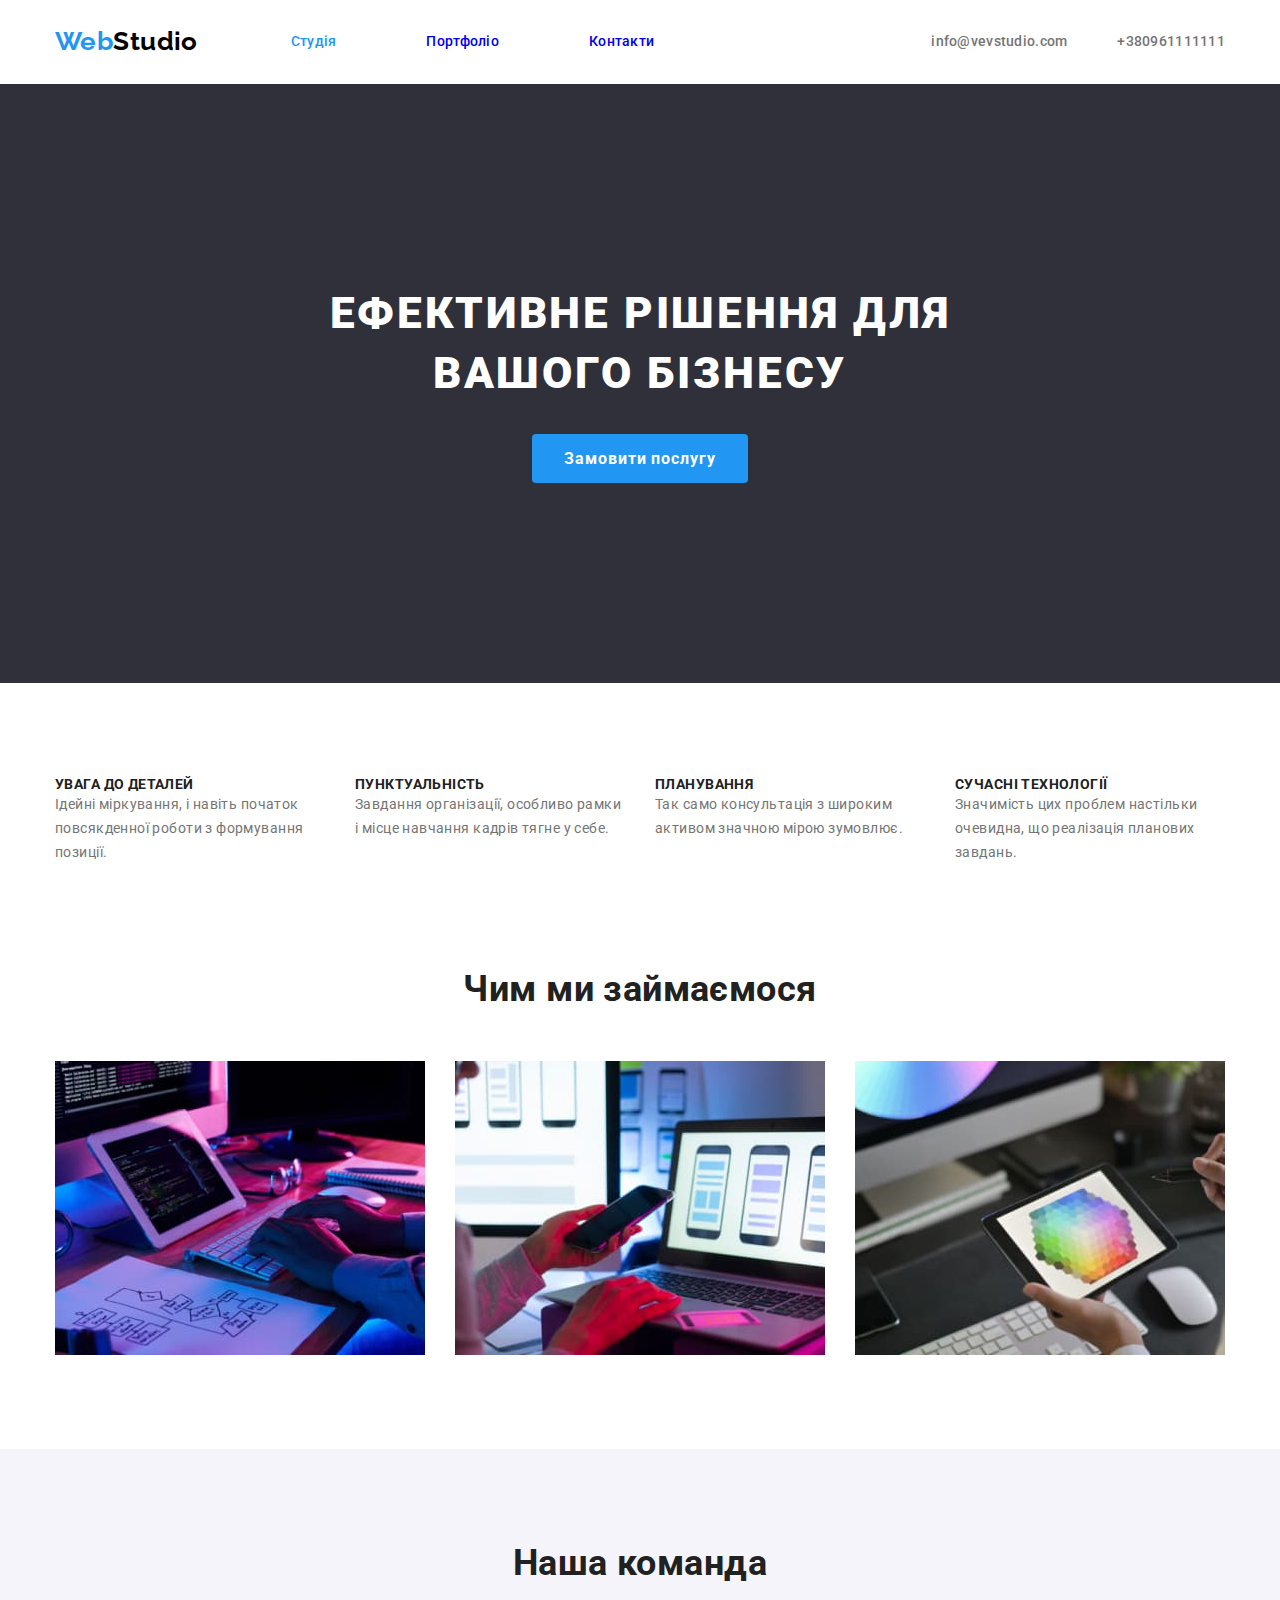
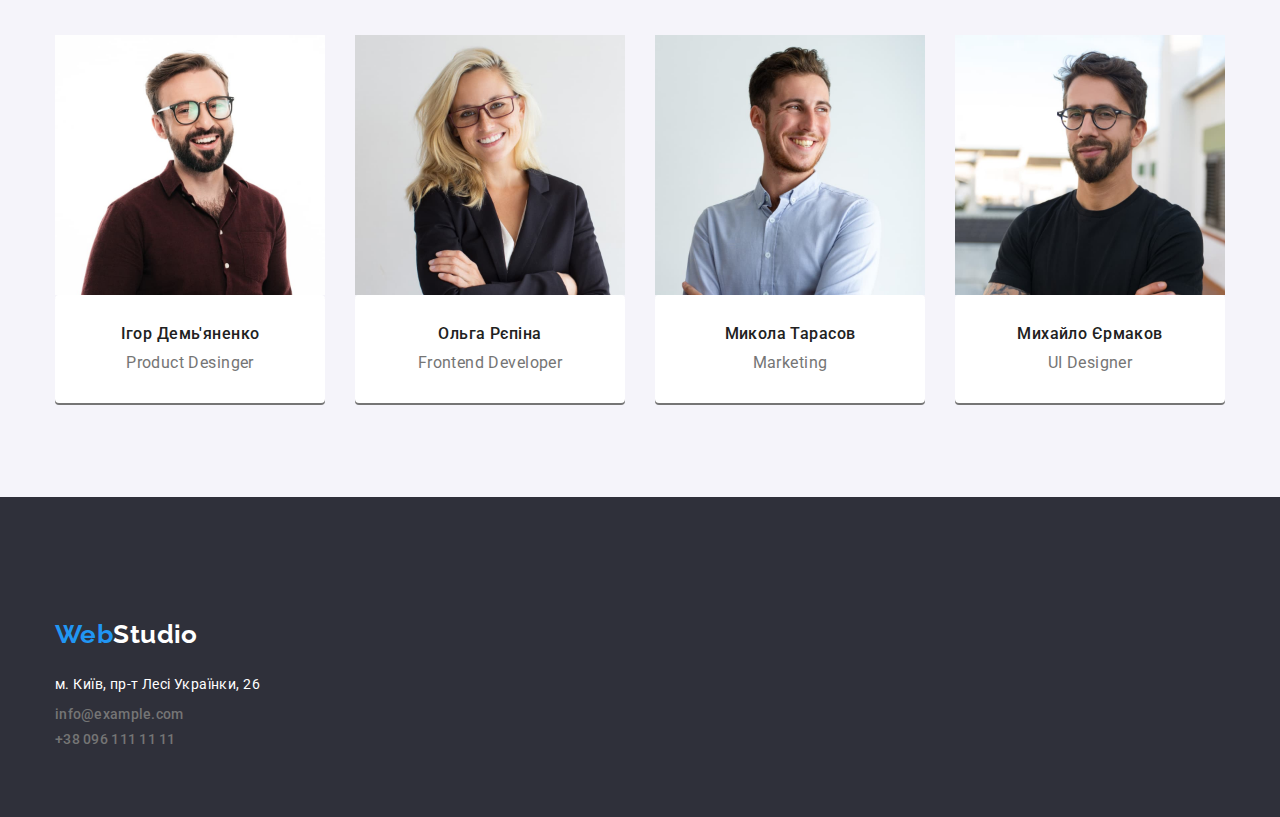
<file: index.html>
<!DOCTYPE html>
<html lang="uk">
  <head>
    <meta charset="UTF-8" />
    <meta http-equiv="X-UA-Compatible" content="IE=edge" />
    <meta name="viewport" content="width=device-width, initial-scale=1.0" />
    <title>ДЗ№3</title>
    <link rel="preconnect" href="https://fonts.googleapis.com" />
    <link rel="preconnect" href="https://fonts.gstatic.com" crossorigin />
    <link
      href="https://fonts.googleapis.com/css2?family=Raleway:wght@700&family=Roboto:wght@400;500;700;900&display=swap"
      rel="stylesheet"
    />
    <link
      rel="stylesheet"
      href="https://cdn.jsdelivr.net/npm/modern-normalize@1.1.0/modern-normalize.min.css"
    />
    <link rel="stylesheet" href="./css/styles.css" />
  </head>
  <body>
    <!--HEDER-->
    <header class="pages-heder container page-header-container">
      <a class="link logo" href="./index.html"><span class="acsent-logo">Web</span>Studio</a>
      <nav>
        <ul class="menu list">
          <li class="menu-item"><a class="link current" href="./index.html">Студія</a></li>
          <li class="menu-item"><a class="link" href="./portfolio.html">Портфоліо</a></li>
          <li class="menu-item"><a class="link" href="#contact">Контакти</a></li>
        </ul>
      </nav>
      <ul class="contact-menu list">
        <li class="contact-item">
          <a class="link contact-mail" href="mailto:info@devstdio.com">info@vevstudio.com</a>
        </li>
        <li class="contact-item">
          <a class="link contact-phone" href="tel:+380961111111">+380961111111</a>
        </li>
      </ul>
    </header>
    <!--HERO-->
    <main>
      <section class="hero">
        <div class="container">
          <h1 class="hero-text">Ефективне рішення для вашого бізнесу</h1>
          <button class="hero-btn" name="button">Замовити послугу</button>
        </div>
      </section>
      <section class="section">
        <!--Benefits-->
        <h2 class="visually-hidden">Наші переваги</h2>
        <ul class="list container benefits">
          <li class="benefits-text">
            <h3 class="topic">Увага до деталей</h3>
            <p class="rubric">
              Ідейні міркування, і навіть початок повсякденної роботи з формування позиції.
            </p>
          </li>
          <li class="benefits-text">
            <h3 class="topic">Пунктуальність</h3>
            <p class="rubric">
              Завдання організації, особливо рамки і місце навчання кадрів тягне у себе.
            </p>
          </li>
          <li class="benefits-text">
            <h3 class="topic">Планування</h3>
            <p class="rubric">Так само консультація з широким активом значною мірою зумовлює.</p>
          </li>
          <li class="benefits-text">
            <h3 class="topic">Сучасні технології</h3>
            <p class="rubric">
              Значимість цих проблем настільки очевидна, що реалізація планових завдань.
            </p>
          </li>
        </ul>
      </section>
      <!--Studies-->
      <section class="padding-zero">
        <div class="container">
          <h2 class="stud-top">Чим ми займаємося</h2>
          <ul class="list doing">
            <li class="stud-size">
              <img
                class="img-doing"
                src="./images/work-for-pc.jpg"
                alt="work for pc"
                width="370"
                height="294"
              />
            </li>
            <li class="stud-size">
              <img
                class="img-doing"
                src="./images/laptop-work.jpg"
                alt="laptop work"
                width="370"
                height="294"
              />
            </li>
            <li class="stud-size">
              <img
                class="img-doing"
                src="./images/work-on-a-tablet.jpg"
                alt="work on a tablet"
                width="370"
                height="294"
              />
            </li>
          </ul>
        </div>
      </section>
      <!--Team-->
      <section class="perfuse section">
        <div class="container">
          <h2 class="team">Наша команда</h2>
          <ul class="list team-box">
            <li class="team-box-sizen">
              <img
                src="./images/igor-demyanenki.jpg"
                alt="Ігор Дем'яненко"
                width="270"
                height="260"
              />
              <div class="team-box-color">
                <h3 class="team-names">Ігор Демь'яненко</h3>
                <p class="team-prof">Product Desinger</p>
              </div>
            </li>
            <li class="team-box-sizen">
              <img src="./images/olga-repina.jpg" alt="Ольга Рєпіна" width="270" height="260" />
              <div class="team-box-color">
                <h3 class="team-names">Ольга Рєпіна</h3>
                <p class="team-prof">Frontend Developer</p>
              </div>
            </li>
            <li class="team-box-sizen">
              <img
                src="./images/nikolay-tarasov.jpg"
                alt="Микола Тарасов"
                width="270"
                height="260"
              />
              <div class="team-box-color">
                <h3 class="team-names">Микола Тарасов</h3>
                <p class="team-prof">Marketing</p>
              </div>
            </li>
            <li class="team-box-sizen">
              <img
                src="./images/michail-ermakov.jpg"
                alt="Михайло Єрмаков"
                width="270"
                height="260"
              />
              <div class="team-box-color">
                <h3 class="team-names">Михайло Єрмаков</h3>
                <p class="team-prof">UI Designer</p>
              </div>
            </li>
          </ul>
        </div>
      </section>
    </main>
    <!--footer-->
    <footer class="foot">
      <div class="container foot-container">
        <a class="link logo-footer" href="./index.html"
          ><span class="acsent-logo">Web</span>Studio</a
        >
        <address class="adress-style">
          <ul class="list">
            <li class="info-size">
              <a
                class="link maps"
                href="https://goo.gl/maps/6wFw4vnAE2UTVkqL7"
                target="_blank"
                rel="noopener noreferrer"
                >м. Київ, пр-т Лесі Українки, 26</a
              >
            </li>
            <li class="info-size">
              <a id="contact" class="link contact-mail" href="mailto:info@example.com"
                >info@example.com</a
              >
            </li>
            <li class="info-size">
              <a class="link contact-phone" href="tel:+380961111111">+38 096 111 11 11</a>
            </li>
          </ul>
        </address>
      </div>
    </footer>
  </body>
</html>
</file>
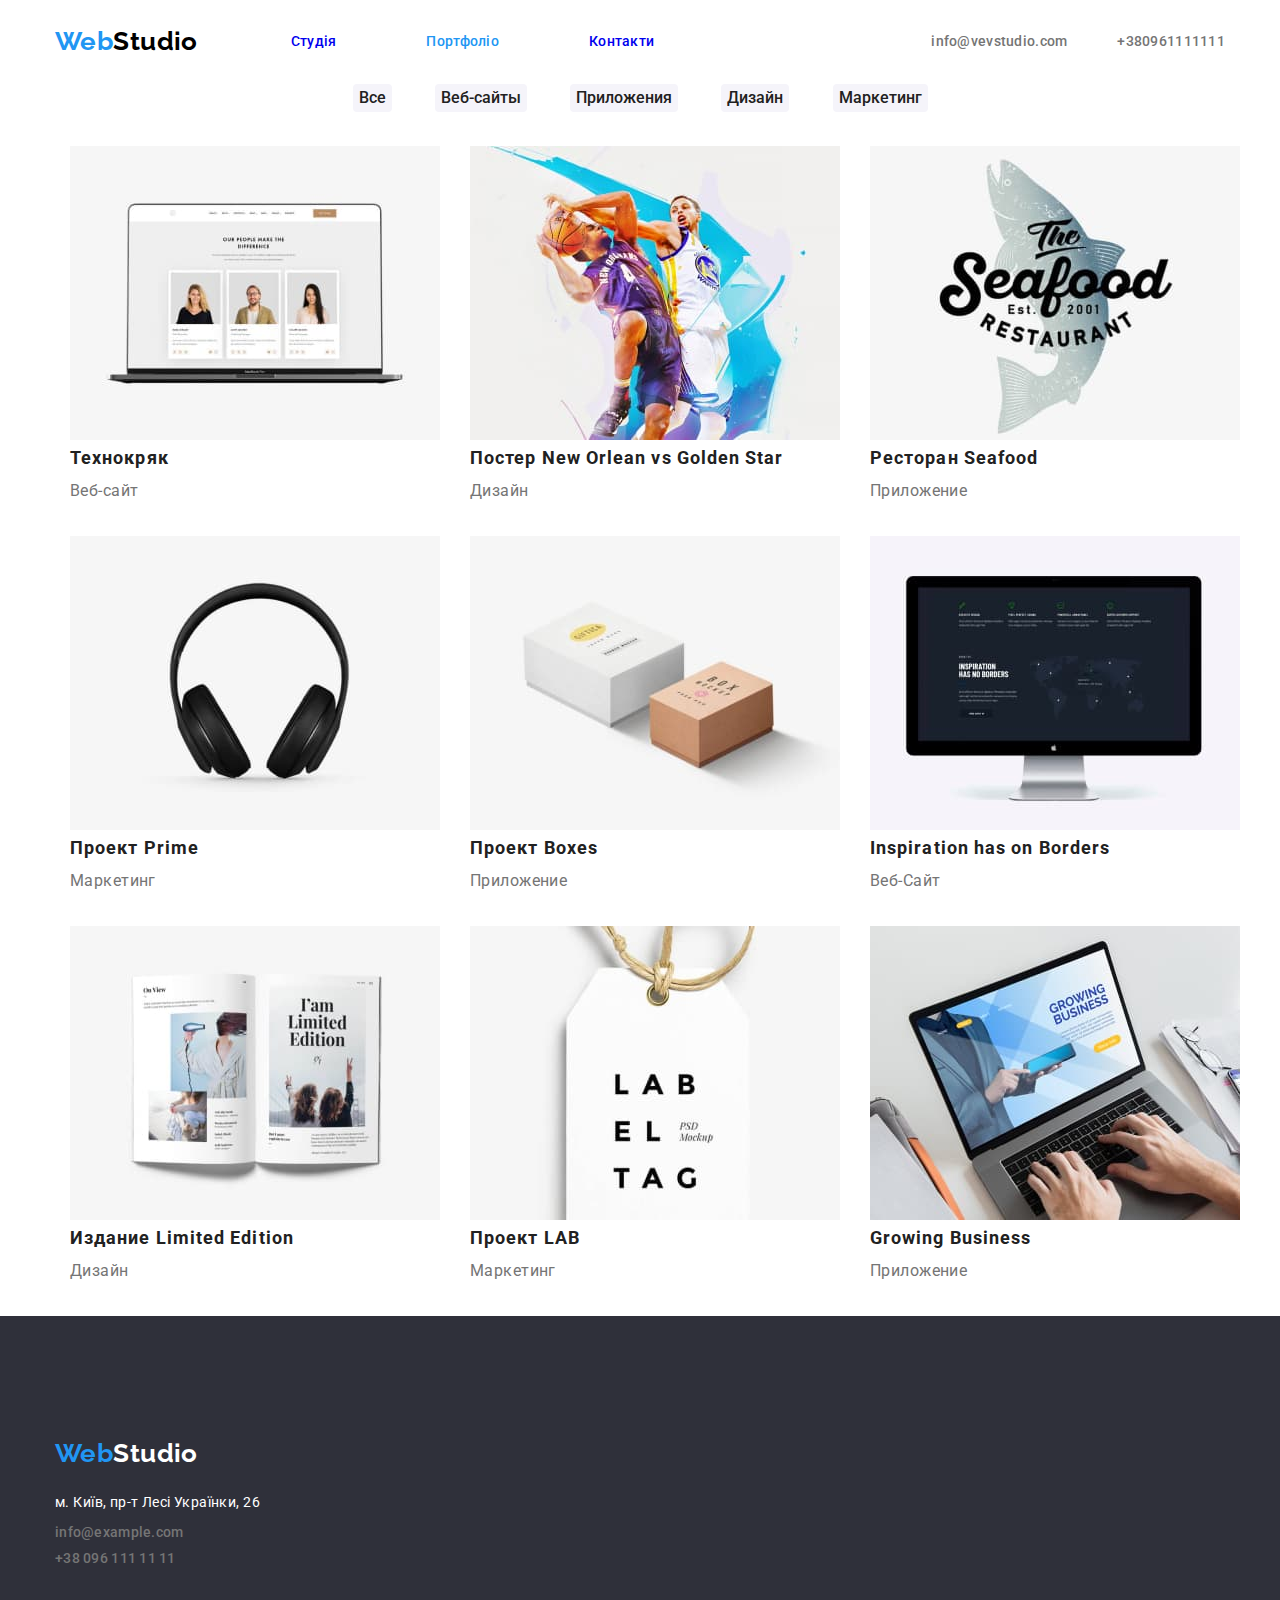
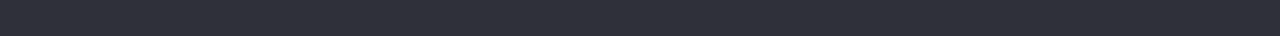
<file: portfolio.html>
<!DOCTYPE html>
<html lang="uk">
  <head>
    <meta charset="UTF-8" />
    <meta http-equiv="X-UA-Compatible" content="IE=edge" />
    <meta name="viewport" content="width=device-width, initial-scale=1.0" />
    <title>ДЗ№3</title>
    <link rel="preconnect" href="https://fonts.googleapis.com" />
    <link rel="preconnect" href="https://fonts.gstatic.com" crossorigin />
    <link
      href="https://fonts.googleapis.com/css2?family=Raleway:wght@700&family=Roboto:wght@400;500;700;900&display=swap"
      rel="stylesheet"
    />
    <link rel="stylesheet" href="https://cdn.jsdelivr.net/npm/modern-normalize@1.1.0/modern-normalize.min.css">
    <link rel="stylesheet" href="./css/styles.css" />
  </head>
  <body>
    <!--HEDER-->
    <header class="pages-heder container page-header-container">
      <a class="link logo" href="./index.html"><span class="acsent-logo">Web</span>Studio</a>
      <nav>
        <ul class="menu list">
          <li class="menu-item"><a class="link" href="./index.html">Студія</a></li>
          <li class="menu-item"><a class="link current" href="./portfolio.html">Портфоліо</a></li>
          <li class="menu-item"><a class="link" href="#contact">Контакти</a></li>
        </ul>
      </nav>
      <ul class="contact-menu list">
        <li class="contact-item"><a class="link contact-mail" href="mailto:info@devstdio.com">info@vevstudio.com</a></li>
        <li class="contact-item"><a class="link contact-phone" href="tel:+380961111111">+380961111111</a></li>
      </ul>
    </header>
    <!--HERO-->
    <main>
      <section class="container">
        <h1 class="visually-hidden">Portfolio</h1>
          <ul class="list portfolio-btn-type">
            <li>
              <button class="portfolio-btn" type="button">Все</button>
            </li>
            <li>
              <button class="portfolio-btn" type="button">Веб-сайты</button>
            </li>
            <li>
              <button class="portfolio-btn" type="button">Приложения</button>
            </li>
            <li>
              <button class="portfolio-btn" type="button">Дизайн</button>
            </li>
            <li>
              <button class="portfolio-btn" type="button">Маркетинг</button>
            </li>
          </ul>
        <!--link-->
        <div class=" container">
          <ul class="list portfolio-grid">
            <li class="li-sizen">
              <a class="link" rel="preconnect" href="#">
                <img src="./images/crack.jpg" alt="design" width="370" height="294" />
                <h2 class="caption-text">Технокряк</h3>
                  <p class="basic-text">Веб-сайт</p>
              </a>
            </li>
            <li class="li-sizen">
              <a class="link" rel="preconnect" href="#">
                <img src="./images/star.jpg" alt="Poster" width="370" height="294" />
                <h2 class="caption-text">Постер New Orlean vs Golden Star</h3>
                  <p class="basic-text">Дизайн</p>
              </a>
            </li class="li-sizen">
            <li class="li-sizen">
              <a class="link" rel="preconnect" href="#">
                <img src="./images/seafood.jpg" alt="shark" width="370" height="294" />
                <h2 class="caption-text">Ресторан Seafood</h3>
                  <p class="basic-text">Приложение</p>
              </a>
            </li>
            <li class="li-sizen">
              <a class="link" rel="preconnect" href="#">
                <img src="./images/prime.jpg" alt="garniture" width="370" height="294" />
                <h2 class="caption-text">Проект Prime</h3>
                  <p class="basic-text">Маркетинг</p>
              </a>
            </li>
            <li class="li-sizen">
              <a class="link" rel="preconnect" href="#">
                <img src="./images/boxes.jpg" alt="box-in-box" width="370" height="294" />
                <h2 class="caption-text">Проект Boxes</h3>
                  <p class="basic-text">Приложение</p>
              </a>
            </li>
            <li class="li-sizen">
              <a class="link" rel="preconnect" href="#">
                <img src="./images/borders.jpg" alt="desktop" width="370" height="294" />
                <h2 class="caption-text">Inspiration has on Borders</h3>
                  <p class="basic-text">Веб-Сайт</p>
              </a>
            </li>
            <li class="li-sizen">
              <a class="link" rel="preconnect" href="#">
                <img src="./images/limited-edition.jpg" alt="book" width="370" height="294" />
                <h2 class="caption-text">Издание Limited Edition</h3>
                  <p class="basic-text">Дизайн</p>
              </a>
            </li>
            <li class="li-sizen">
              <a class="link" rel="preconnect" href="#">
                <img src="./images/lab.jpg" alt="design" width="370" height="294" />
                <h2 class="caption-text">Проект LAB</h3>
                  <p class="basic-text">Маркетинг</p>
              </a>
            </li>
            <li class="li-sizen">
              <a class="link" rel="preconnect" href="#"><img src="./images/growing-business.jpg" alt="laptop-work" width="370"
                  height="294" />
                <h2 class="caption-text">Growing Business</h3>
                  <p class="basic-text">Приложение</p>
              </a>
            </li>
          </ul>
        </div>
      </section>
    </main>
    <!--footer-->
    <footer class="foot">
      <div class="container foot-container">
        <a class="link logo-footer" href="./index.html"><span class="acsent-logo">Web</span>Studio</a>
        <address class="adress-style">
          <ul class="list">
            <li class="info-size">
              <a class="link maps" href="https://goo.gl/maps/6wFw4vnAE2UTVkqL7" target="_blank" rel="noopener noreferrer">м.
                Київ, пр-т Лесі Українки, 26</a>
            </li>
            <li class=" info-size">
              <a id="contact" class="link contact-mail" href="mailto:info@example.com">info@example.com</a>
            </li>
            <li class="info-size"><a class="link contact-phone" href="tel:+380961111111">+38 096 111 11 11</a></li>
          </ul>
        </address>
      </div>
    </footer>
  </body>
</html>
</file>
<file: css/styles.css>
:root {
  --accent-color: #2196f3;
  --background-color: #ffffff;
  --primery-text-color: #757575;
  --title-text-color: #212121;
  --hover-focus-btn: #188ce8;
  --perfuse-color: #f5f4fa;
  --head-logo: #000000;
}
h1,
h2,
h3,
p {
  margin-top: 0;
  margin-bottom: 0;
}

ul {
  margin-top: 0;
  margin-bottom: 0;
  padding-left: 0;
}

img {
  display: block;
}

.list {
  list-style: none;
}

.link {
  text-decoration: none;
}

body {
  font-family: 'Roboto', sans-serif;
  color: var(--primery-text-color);
  background-color: var(--background-color);
  font-size: 14px;
  letter-spacing: 0.03em;
}

button {
  cursor: pointer;
}

/* размер страницы */
.container {
  width: 1200px;
  margin-left: auto;
  margin-right: auto;
  padding-left: 15px;
  padding-right: 15px;
}

.page-header-container {
  display: flex;
  align-items: center;
  padding-top: 24px;
  padding-bottom: 24px;
}
.menu {
  align-items: center;
  display: flex;
}
.contact-menu {
  display: flex;
  margin-left: auto;
}

.menu-item:not(:last-child) {
  margin-right: 90px;
}
/* <======================COMPONENTS==========================> */
.logo {
  font-family: 'Raleway', sans-serif;
  font-weight: 700;
  font-size: 26px;
  line-height: 1.38;
  margin-right: 93px;

  color: var(--head-logo);
}
.logo-footer {
  font-family: 'Raleway', sans-serif;
  font-weight: 700;
  font-size: 26px;
  line-height: 1.38;

  color: var(--background-color);
}
.acsent-logo {
  font-family: 'Raleway', sans-serif;
  font-weight: 700;
  font-size: 26px;
  line-height: 1.38;
  color: var(--accent-color);
}
.menu-item {
  font-weight: 500;
  line-height: 1.14;
  letter-spacing: 0.02em;

  color: var(--title-text-color);
}
.menu-item:hover,
.menu-item:focus {
  color: var(--accent-color);
}
.current {
  color: var(--accent-color);
}
.contact-mail {
  font-weight: 500;
  line-height: 1.14;
  letter-spacing: 0.02em;

  color: var(--primery-text-color);
}
.contact-item:not(:last-child) {
  padding-right: 50px;
}
.contact-mail:hover,
.contact-mail:focus {
  color: var(--accent-color);
}
.contact-phone {
  font-weight: 500;
  line-height: 1.14;
  letter-spacing: 0.02em;

  color: var(--primery-text-color);
}
.contact-phone:hover,
.contact-phone:focus {
  color: var(--accent-color);
}
/* <======================/COMPONENTS==========================> */
/* <======================HEADER==========================> */
.portfolio-btn {
  color: var(--title-text-color);
  background-color: var(--perfuse-color);
  letter-spacing: 0.03;
  font-family: 'Roboto';
  font-weight: 500;
  font-size: 16px;
  line-height: 1.62;
  text-align: center;
  border-radius: 4px;
  border: 0px;
}
.portfolio-btn:hover,
.portfolio-btn:focus {
  color: var(--background-color);
  background-color: var(--accent-color);
}
.caption-text {
  font-family: 'Roboto', sans-serif;
  font-weight: 700;
  font-size: 18px;
  line-height: 2;
  letter-spacing: 0.06em;

  color: var(--title-text-color);
}
.basic-text {
  font-family: 'Roboto', sans-serif;
  font-size: 16px;
  line-height: 1.87;
  color: var(--primery-text-color);
}
/* <======================/HEADER==========================>  */
/* <======================HERO==========================> */
.hero {
  background: #2f303a;
  text-align: center;
  padding-top: 200px;
  padding-bottom: 200px;
}
.hero-text {
  font-weight: 900;
  font-size: 44px;
  line-height: 1.36;
  text-align: center;
  margin: auto;
  max-width: 696px;
  letter-spacing: 0.06em;
  text-transform: uppercase;

  color: var(--background-color);
}
.hero-btn {
  font-family: inherit;
  font-weight: 700;
  font-size: 16px;
  line-height: 1.87;
  align-items: center;
  text-align: center;
  letter-spacing: 0.06em;
  border-radius: 4px;
  border: 0px;
  margin-top: 30px;
  padding-left: 32px;
  padding-right: 32px;
  padding-top: 10px;
  padding-bottom: 10px;

  color: var(--background-color);
  background-color: var(--accent-color);
}
.hero-btn:hover,
.hero-btn:focus {
  background-color: var(--hover-focus-btn);
}
.visually-hidden {
  position: absolute;
  width: 1px;
  height: 1px;
  margin: -1px;
  border: 0;
  padding: 0;

  white-space: nowrap;
  clip-path: inset(100%);
  clip: rect(0 0 0 0);
  overflow: hidden;
}
/* <======================/HERO==========================> */
/* <======================Benefits==========================> */
.topic {
  font-size: 14px;
  font-weight: 700;
  line-height: 1.14;
  text-transform: uppercase;

  color: var(--title-text-color);
}
.rubric {
  font-weight: 400;
  line-height: 1.71;
}
.benefits-text {
  width: 270px;
  height: 98px;
  box-sizing: content-box;
}
.benefits {
  align-items: center;
  display: flex;
}
.benefits-text:not(:last-child) {
  padding-right: 30px;
}
.doing {
  display: flex;
  align-items: center;
  padding-top: 0px;
}
.img-doing {
  margin: auto;
  box-sizing: content-box;
}
.img-doing:not(:last-child) {
  padding-right: 30px;
}
.padding-zero {
  padding-top: 0px;
  padding-bottom: 94px;
}
/* <======================/Benefits==========================> */
/* <======================STUDIES==========================> */
.stud-top {
  font-weight: 700;
  font-size: 36px;
  line-height: 1.16;
  text-align: center;
  margin-bottom: 50px;

  color: var(--title-text-color);
}
.stud-size:not(:last-child) {
  padding-right: 30px;
}
/* <======================/STUDIES==========================> */
/* <======================TEAMS==========================> */
.perfuse {
  background-color: var(--perfuse-color);
  display: flex;
  align-items: center;
  margin: auto;
}
.team {
  font-weight: 700;
  font-size: 36px;
  line-height: 1.16;
  text-align: center;
  padding-bottom: 50px;

  color: var(--title-text-color);
}
.team-names {
  font-weight: 500;
  font-size: 16px;
  line-height: 1.18;
  text-align: center;
  padding-bottom: 10px;

  color: var(--title-text-color);
}
.team-prof {
  font-size: 16px;
  line-height: 1.18;
  text-align: center;
}
.team-box {
  display: flex;
  align-items: center;
  margin: auto;
  padding: auto;
}

.team-box-sizen {
  margin: auto;
  box-sizing: content-box;
}
.team-box-sizen:not(:last-child) {
  padding-right: 30px;
}
.team-box-color {
  background-color: var(--background-color);
  border-radius: 4px;
  box-shadow: 0px 2px var(--primery-text-color);
  padding-top: 30px;
  padding-bottom: 30px;
}
/* <=======================/TEAM=========================> */
/* <======================FOOTER==========================> */
.maps {
  font-style: normal;
  font-weight: 400;
  line-height: 1.71;

  color: var(--background-color);
}
.maps:hover,
.maps:focus {
  color: var(--accent-color);
}
.foot {
  background: #2f303a;
  padding-top: 60px;
  padding-bottom: 60px;
}
.adress-style {
  font-style: normal;
  margin-top: 20px;
}
.foot-container {
  margin-top: 60px;
}
.info-size {
  margin-bottom: 9px;
}
/* <======================/FOOTER==========================> */
/* <======================PORTFOLIO==========================> */
.portfolio-btn-type {
  max-width: 575px;
  align-items: center;
  display: flex;
  margin-left: auto;
  margin-right: auto;
  margin-bottom: 34px;
  justify-content: space-between;
}

/* <======================/PORTFOLIO==========================> */
.section {
  padding-top: 94px;
  padding-bottom: 94px;
}
.li-sizen {
  margin-bottom: 30px;
  margin-right: 30px;
}
.li-sizen:nth-child(3n) {
  margin-right: 0px;
}
.portfolio-grid {
  display: flex;
  flex-wrap: wrap;
}
</file>
